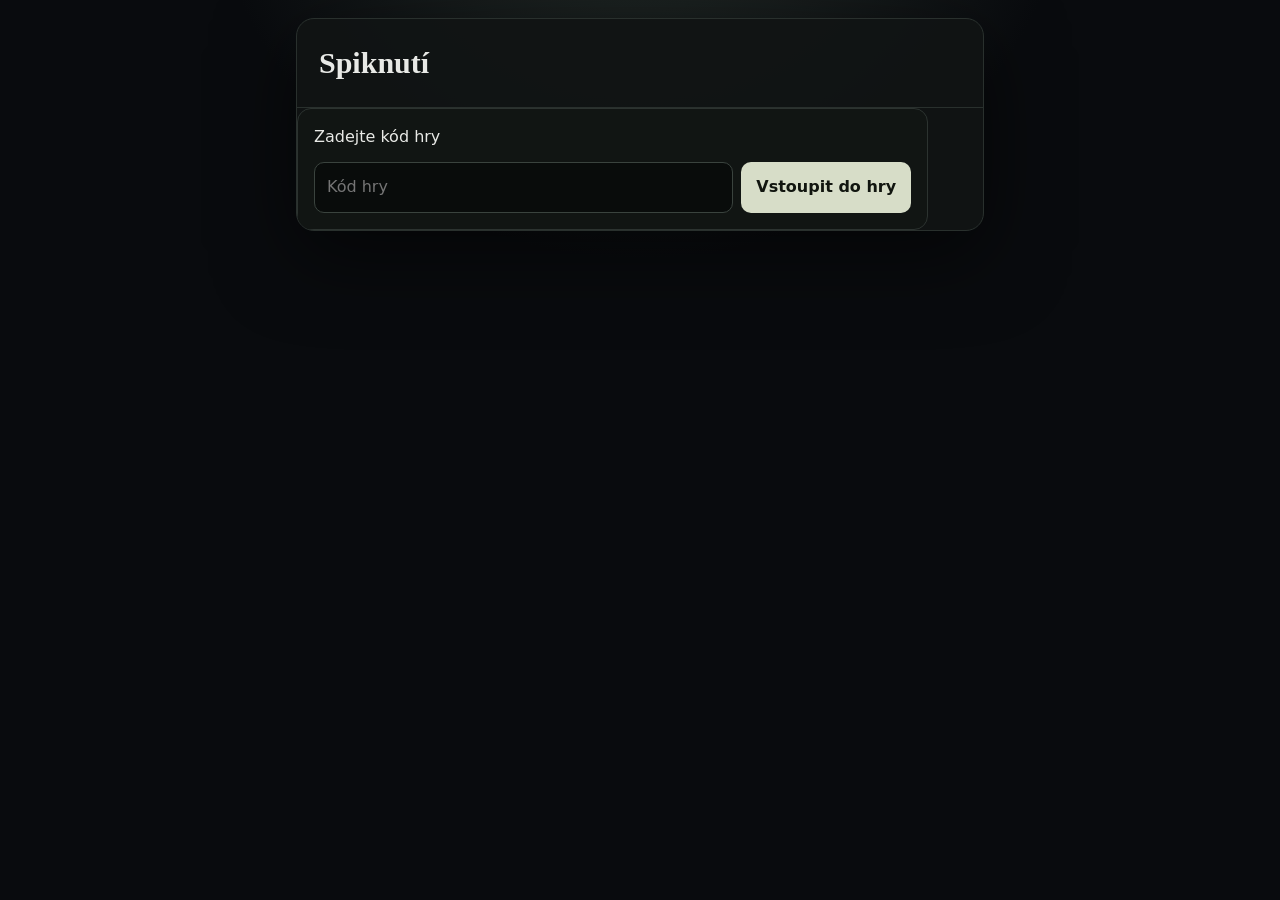
<file: index.html>
<!doctype html><html lang="cs"><head><meta charset="utf-8"><meta name="viewport" content="width=device-width,initial-scale=1,viewport-fit=cover"><meta name="theme-color" content="#0b0d10"><title>Spiknutí · Hidden Adventures</title><link rel="manifest" href="manifest.webmanifest"><link rel="stylesheet" href="styles.css?v=103"></head>
<body><main id="app"><section class="loading">Načítám hru…</section></main><script src="app-core.js?v=103" defer></script><script src="app-ui1.js?v=103" defer></script><script src="app-ui2.js?v=103" defer></script></body></html>
</file>
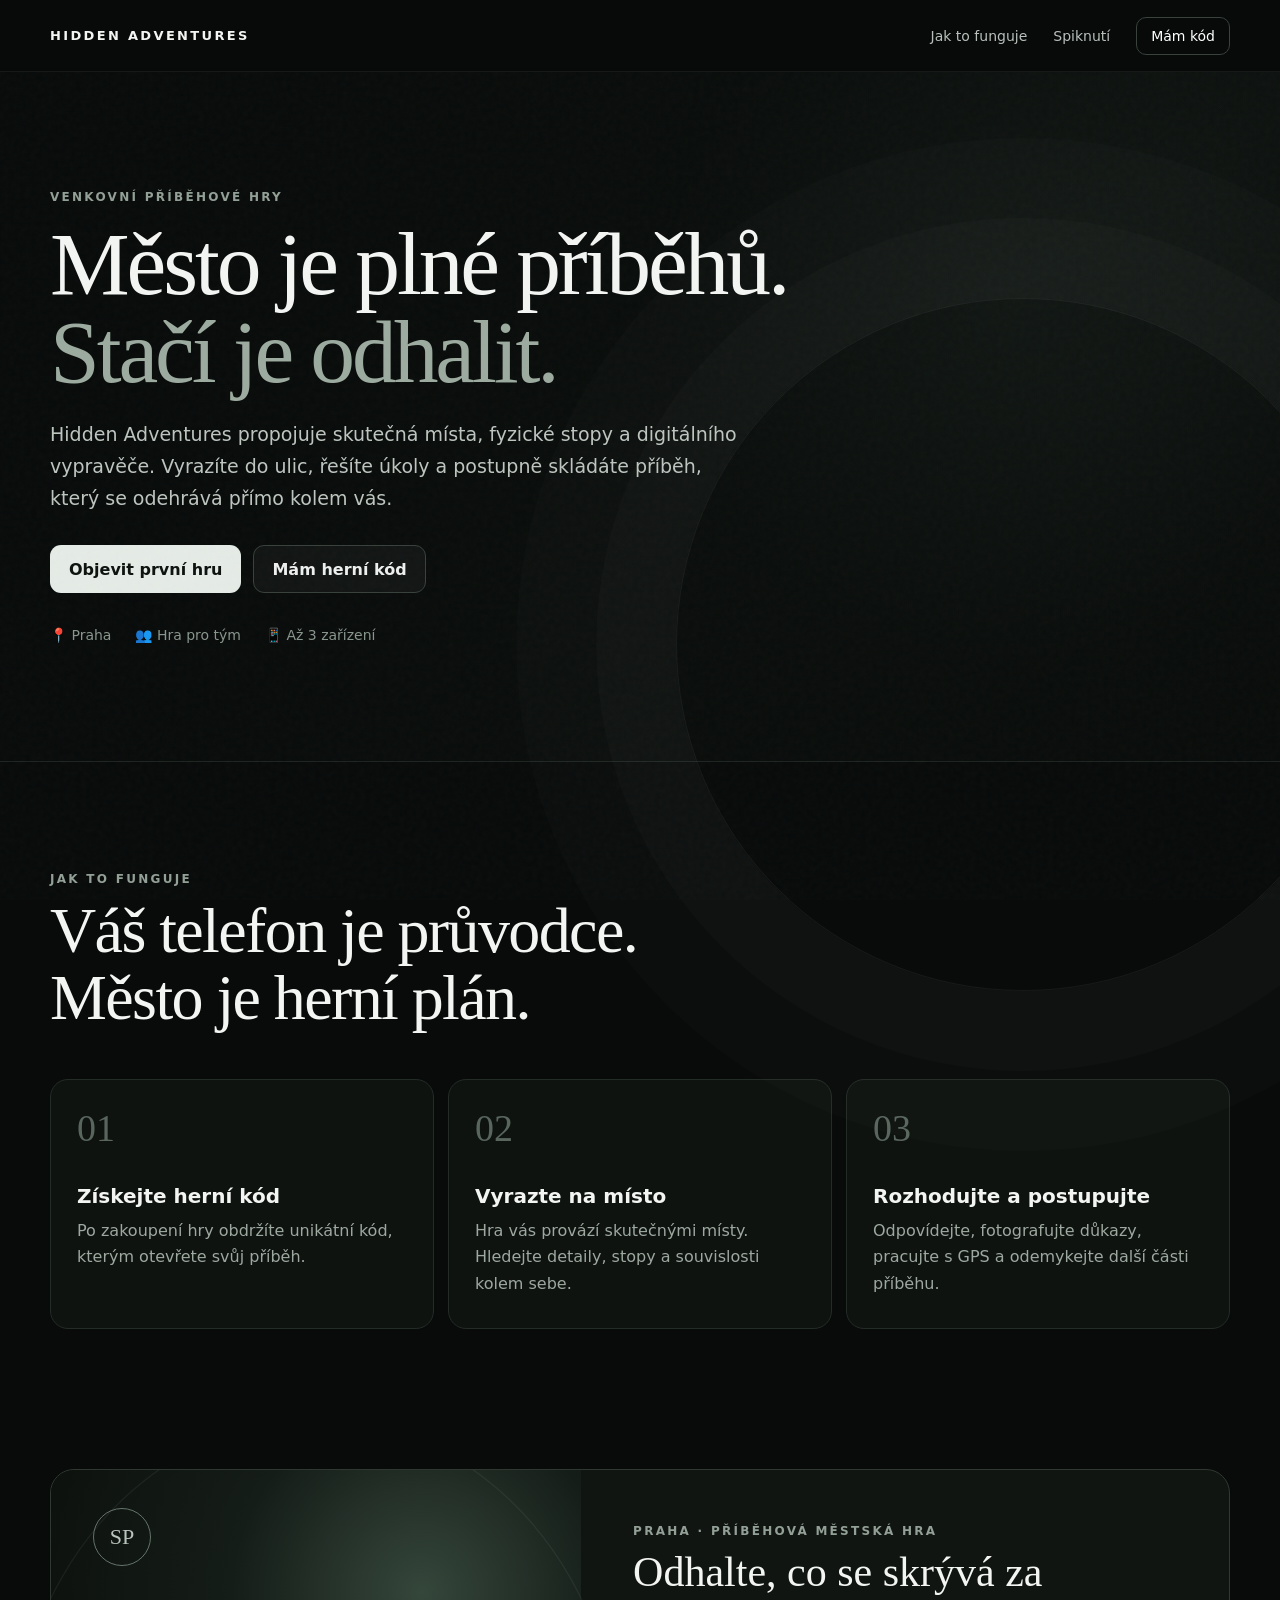
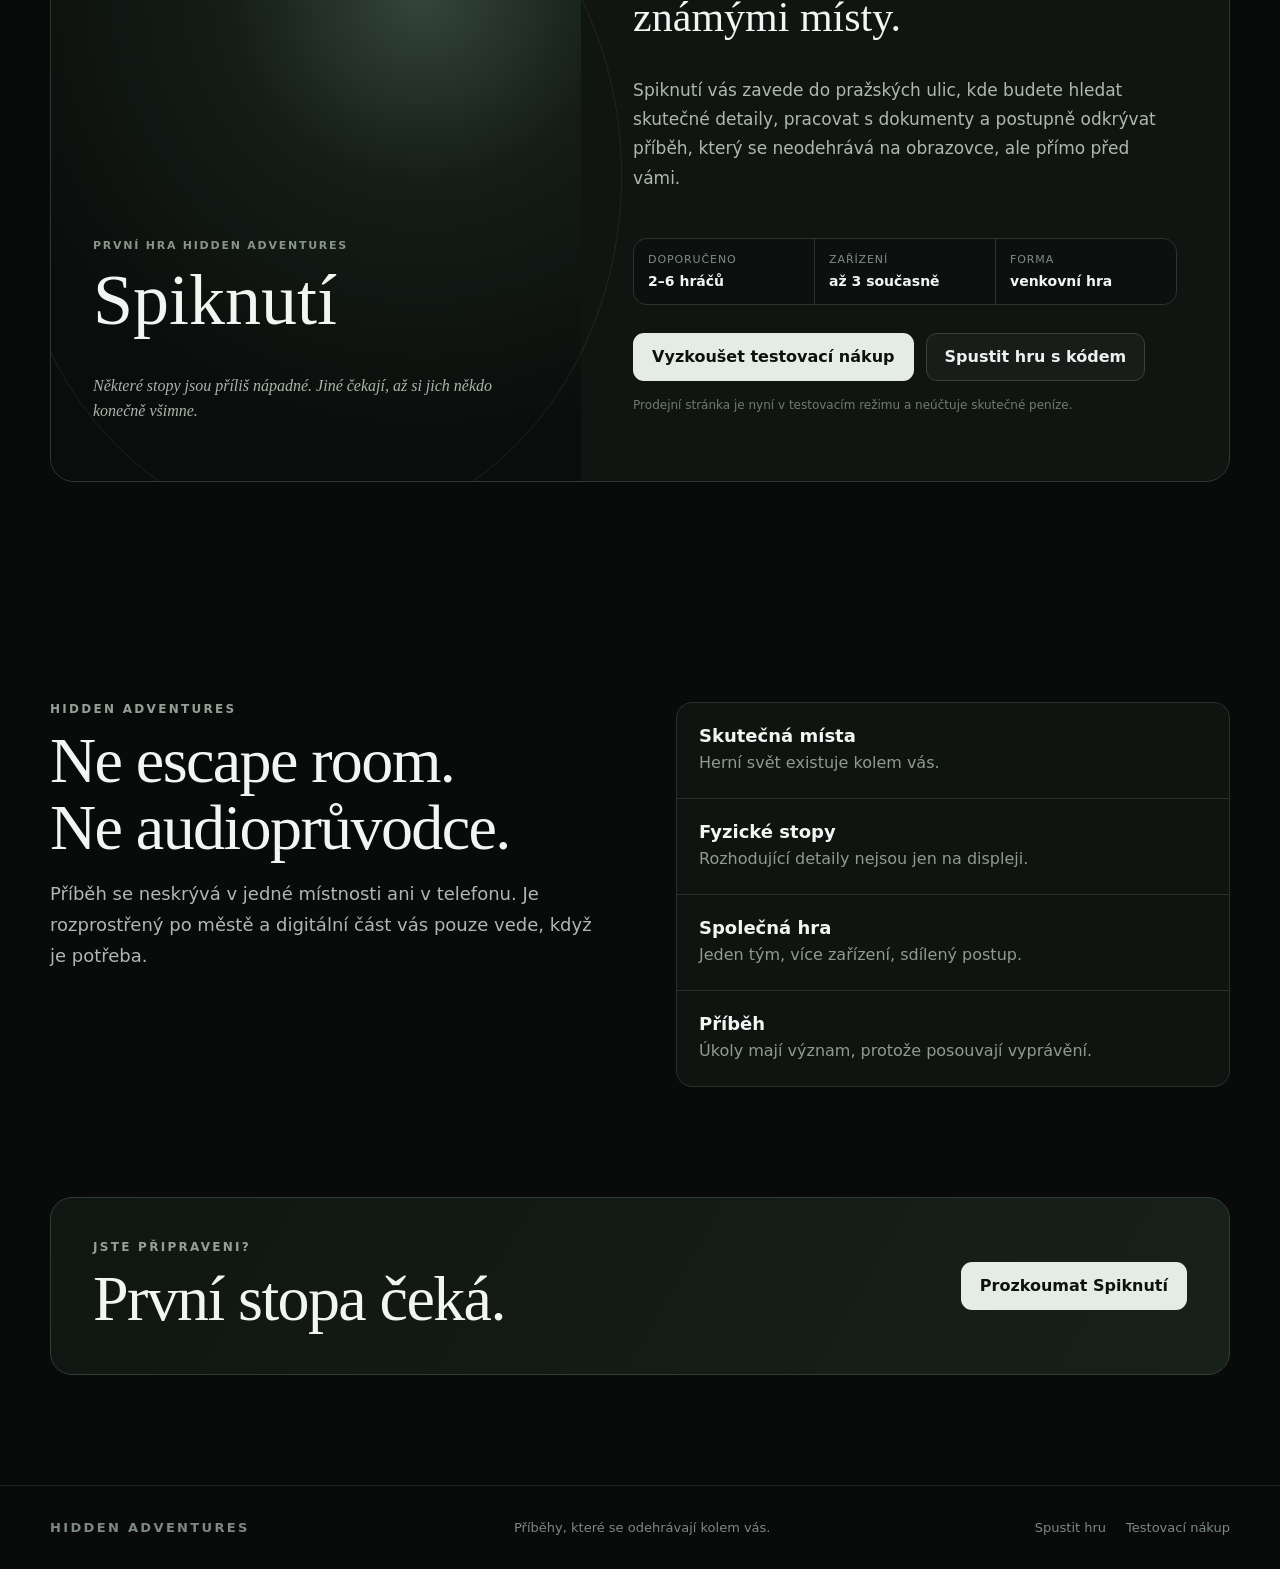
<file: home.html>
<!doctype html>
<html lang="cs">
<head>
  <meta charset="utf-8">
  <meta name="viewport" content="width=device-width,initial-scale=1">
  <meta name="theme-color" content="#0b0d10">
  <title>Hidden Adventures · Příběhy, které se odehrávají kolem vás</title>
  <meta name="description" content="Hidden Adventures jsou venkovní příběhové hry, ve kterých se město mění v herní plán. První hra: Spiknutí.">
  <link rel="stylesheet" href="home.css?v=1">
</head>
<body>
  <div class="noise"></div>

  <header class="siteHeader">
    <a class="brand" href="./home.html">HIDDEN ADVENTURES</a>
    <nav class="nav">
      <a href="#jak-to-funguje">Jak to funguje</a>
      <a href="#spiknuti">Spiknutí</a>
      <a class="navCta" href="./">Mám kód</a>
    </nav>
  </header>

  <main>
    <section class="hero">
      <div class="heroGlow"></div>
      <div class="heroInner">
        <div class="eyebrow">VENKOVNÍ PŘÍBĚHOVÉ HRY</div>
        <h1>Město je plné příběhů.<br><span>Stačí je odhalit.</span></h1>
        <p class="heroLead">
          Hidden Adventures propojuje skutečná místa, fyzické stopy a digitálního vypravěče.
          Vyrazíte do ulic, řešíte úkoly a postupně skládáte příběh, který se odehrává přímo kolem vás.
        </p>
        <div class="heroActions">
          <a class="btn primary" href="#spiknuti">Objevit první hru</a>
          <a class="btn secondary" href="./">Mám herní kód</a>
        </div>
        <div class="heroMeta">
          <span>📍 Praha</span>
          <span>👥 Hra pro tým</span>
          <span>📱 Až 3 zařízení</span>
        </div>
      </div>
    </section>

    <section class="section" id="jak-to-funguje">
      <div class="sectionHead">
        <div class="eyebrow">JAK TO FUNGUJE</div>
        <h2>Váš telefon je průvodce.<br>Město je herní plán.</h2>
      </div>

      <div class="steps">
        <article class="step">
          <div class="stepNo">01</div>
          <h3>Získejte herní kód</h3>
          <p>Po zakoupení hry obdržíte unikátní kód, kterým otevřete svůj příběh.</p>
        </article>
        <article class="step">
          <div class="stepNo">02</div>
          <h3>Vyrazte na místo</h3>
          <p>Hra vás provází skutečnými místy. Hledejte detaily, stopy a souvislosti kolem sebe.</p>
        </article>
        <article class="step">
          <div class="stepNo">03</div>
          <h3>Rozhodujte a postupujte</h3>
          <p>Odpovídejte, fotografujte důkazy, pracujte s GPS a odemykejte další části příběhu.</p>
        </article>
      </div>
    </section>

    <section class="gameSection" id="spiknuti">
      <div class="gameCard">
        <div class="gameVisual">
          <div class="seal">SP</div>
          <div class="gameTag">PRVNÍ HRA HIDDEN ADVENTURES</div>
          <h2>Spiknutí</h2>
          <p class="gameQuote">Některé stopy jsou příliš nápadné. Jiné čekají, až si jich někdo konečně všimne.</p>
        </div>
        <div class="gameInfo">
          <div class="eyebrow">PRAHA · PŘÍBĚHOVÁ MĚSTSKÁ HRA</div>
          <h3>Odhalte, co se skrývá za známými místy.</h3>
          <p>
            Spiknutí vás zavede do pražských ulic, kde budete hledat skutečné detaily,
            pracovat s dokumenty a postupně odkrývat příběh, který se neodehrává na obrazovce,
            ale přímo před vámi.
          </p>

          <div class="facts">
            <div><span>Doporučeno</span><strong>2–6 hráčů</strong></div>
            <div><span>Zařízení</span><strong>až 3 současně</strong></div>
            <div><span>Forma</span><strong>venkovní hra</strong></div>
          </div>

          <div class="gameActions">
            <a class="btn primary" href="./purchase.html">Vyzkoušet testovací nákup</a>
            <a class="btn secondary" href="./">Spustit hru s kódem</a>
          </div>
          <p class="testNote">Prodejní stránka je nyní v testovacím režimu a neúčtuje skutečné peníze.</p>
        </div>
      </div>
    </section>

    <section class="section why">
      <div class="sectionHead">
        <div class="eyebrow">HIDDEN ADVENTURES</div>
        <h2>Ne escape room.<br>Ne audioprůvodce.</h2>
        <p>
          Příběh se neskrývá v jedné místnosti ani v telefonu. Je rozprostřený po městě
          a digitální část vás pouze vede, když je potřeba.
        </p>
      </div>
      <div class="principles">
        <div><strong>Skutečná místa</strong><span>Herní svět existuje kolem vás.</span></div>
        <div><strong>Fyzické stopy</strong><span>Rozhodující detaily nejsou jen na displeji.</span></div>
        <div><strong>Společná hra</strong><span>Jeden tým, více zařízení, sdílený postup.</span></div>
        <div><strong>Příběh</strong><span>Úkoly mají význam, protože posouvají vyprávění.</span></div>
      </div>
    </section>

    <section class="finalCta">
      <div>
        <div class="eyebrow">JSTE PŘIPRAVENI?</div>
        <h2>První stopa čeká.</h2>
      </div>
      <a class="btn primary" href="#spiknuti">Prozkoumat Spiknutí</a>
    </section>
  </main>

  <footer class="footer">
    <div class="brand">HIDDEN ADVENTURES</div>
    <div class="footerText">Příběhy, které se odehrávají kolem vás.</div>
    <div class="footerLinks">
      <a href="./">Spustit hru</a>
      <a href="./purchase.html">Testovací nákup</a>
    </div>
  </footer>
</body>
</html>
</file>
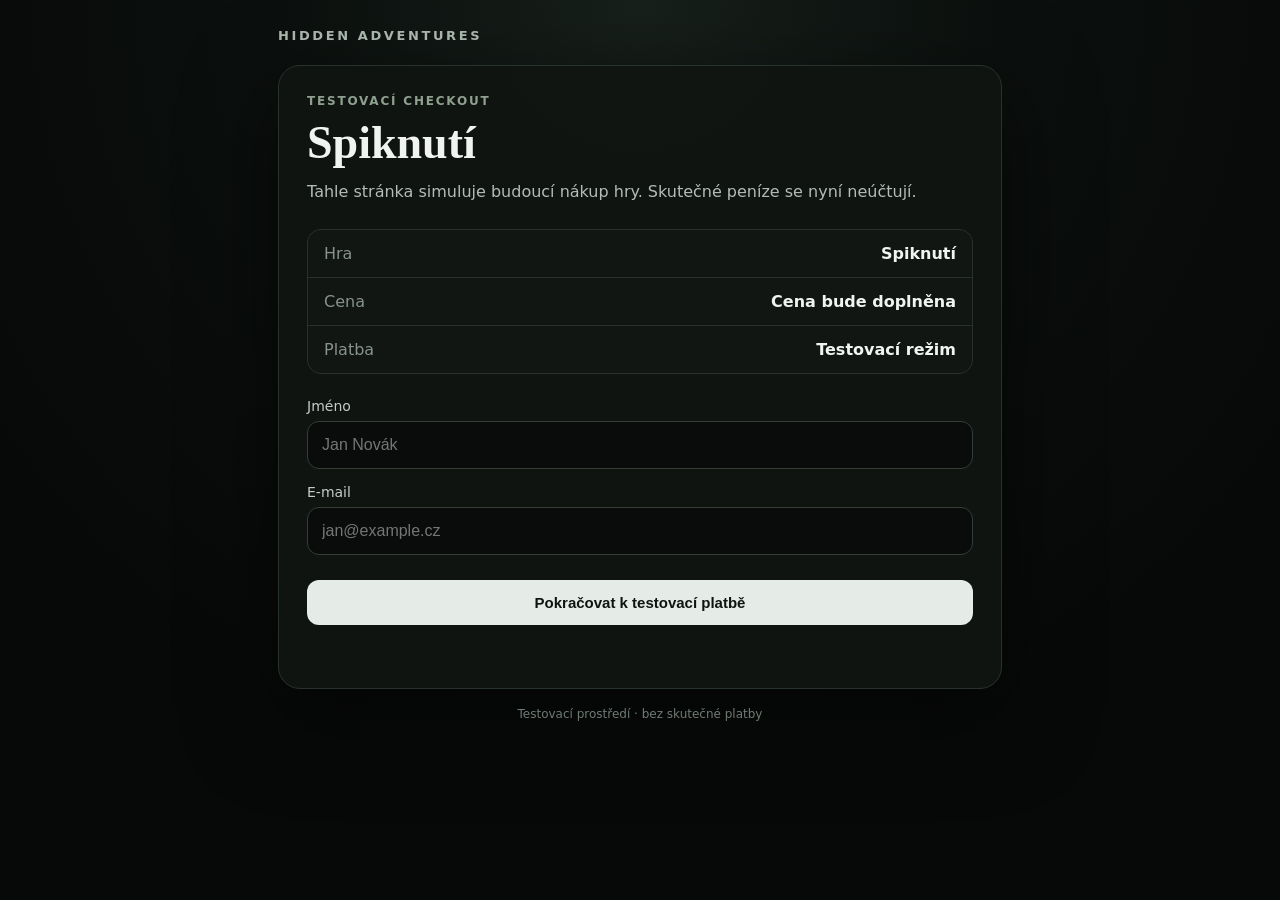
<file: purchase.html>
<!doctype html>
<html lang="cs">
<head>
  <meta charset="utf-8">
  <meta name="viewport" content="width=device-width,initial-scale=1">
  <meta name="theme-color" content="#0b0d10">
  <title>Spiknutí · Testovací objednávka</title>
  <link rel="stylesheet" href="purchase.css?v=1">
</head>
<body>
<main class="wrap">
  <header class="brand">HIDDEN ADVENTURES</header>
  <section class="card">
    <div class="eyebrow">TESTOVACÍ CHECKOUT</div>
    <h1>Spiknutí</h1>
    <p class="lead">Tahle stránka simuluje budoucí nákup hry. Skutečné peníze se nyní neúčtují.</p>

    <div class="summary">
      <div><span>Hra</span><strong>Spiknutí</strong></div>
      <div><span>Cena</span><strong>Cena bude doplněna</strong></div>
      <div><span>Platba</span><strong>Testovací režim</strong></div>
    </div>

    <form id="orderForm">
      <label>Jméno
        <input id="name" name="name" autocomplete="name" placeholder="Jan Novák">
      </label>
      <label>E-mail
        <input id="email" name="email" type="email" autocomplete="email" required placeholder="jan@example.cz">
      </label>
      <button class="btn primary" type="submit">Pokračovat k testovací platbě</button>
      <div id="error" class="error" aria-live="polite"></div>
    </form>

    <section id="payment" class="hidden">
      <div class="notice">Objednávka byla vytvořena. V ostrém provozu by teď následovala platební brána.</div>
      <button id="simulatePayment" class="btn primary" type="button">Simulovat úspěšnou platbu</button>
      <button id="back" class="btn secondary" type="button">Změnit údaje</button>
    </section>

    <section id="success" class="hidden success">
      <div class="eyebrow">PLATBA POTVRZENA</div>
      <h2>Herní kód je připraven</h2>
      <p>V ostrém provozu se stejný kód zobrazí tady a současně odešle zákazníkovi e-mailem.</p>
      <div class="code" id="licenseCode"></div>
      <button id="copyCode" class="btn secondary" type="button">Zkopírovat kód</button>
      <a class="btn primary linkbtn" href="./">Přejít do hry</a>
    </section>
  </section>
  <footer>Testovací prostředí · bez skutečné platby</footer>
</main>
<script src="purchase.js?v=1" defer></script>
</body>
</html>
</file>
<file: styles.css>
*{box-sizing:border-box}body{margin:0;background:#090b0e;color:#e8e9e6;font-family:Inter,ui-sans-serif,system-ui,-apple-system,sans-serif;min-height:100vh;background-image:radial-gradient(circle at 50% -20%,#27302c 0,transparent 35%)}button,input{font:inherit}.shell{max-width:720px;margin:auto;min-height:100vh;padding:18px 16px 90px}.top{display:flex;justify-content:space-between;align-items:center;margin-bottom:22px}.brand{letter-spacing:.18em;font-size:11px;color:#a6ad9d}.progress{font-size:12px;color:#7f887a}.case{border:1px solid #29302d;background:rgba(17,20,20,.92);box-shadow:0 24px 80px #0008;border-radius:18px;overflow:hidden}.casehead{padding:22px;border-bottom:1px solid #29302d}.casehead h1{font-family:Georgia,serif;font-size:30px;margin:5px 0}.stage{color:#b7bda9;font-size:13px}.feed{padding:18px;display:grid;gap:14px}.block{border:1px solid #2c3330;background:#111513;border-radius:14px;padding:16px;line-height:1.55}.narrator{border-left:3px solid #a5ad8f}.label{font-size:10px;letter-spacing:.16em;color:#8f9888;margin-bottom:8px;text-transform:uppercase}.text{white-space:pre-wrap}.answer{display:flex;gap:8px;margin-top:12px}.answer input{flex:1;background:#090c0b;border:1px solid #3a433e;color:#fff;border-radius:10px;padding:12px}.btn{background:#d7ddc8;color:#11150f;border:0;border-radius:10px;padding:12px 15px;font-weight:700;cursor:pointer}.btn.secondary{background:#1c221f;color:#d8ddd4;border:1px solid #39413c}.choices{display:grid;gap:8px;margin-top:12px}.choice{text-align:left}.ok{border-color:#55705c;background:#142019}.bad{animation:shake .22s}.nav{display:flex;justify-content:space-between;gap:10px;padding:18px;border-top:1px solid #29302d}.muted{color:#8e958c;font-size:13px}.photo{display:grid;gap:10px}.gps{display:grid;gap:10px}.doc{font-family:Georgia,serif;background:#e4dfce;color:#28271f;padding:18px;border-radius:4px;transform:rotate(-.25deg)}.placeholder{border:1px dashed #4a514d;padding:18px;border-radius:10px;color:#8e958c}.error{max-width:620px;margin:80px auto;padding:20px;color:#ffc0c0}@keyframes shake{50%{transform:translateX(5px)}}@media(max-width:520px){.answer{flex-direction:column}.casehead h1{font-size:27px}}
.chat{padding-bottom:24px}.bubble{max-width:92%;border:1px solid #2c3330;background:#111513;border-radius:14px 14px 14px 4px;padding:16px;line-height:1.55}
.bubble.narrator{border-left:3px solid #a5ad8f}.bubble.instruction{margin-left:auto;background:#171b19;border-radius:14px 14px 4px 14px}
.reveal{opacity:0;transform:translateY(8px);transition:.28s ease}.reveal.shown{opacity:1;transform:none}.continuebar{padding:0 18px 18px;display:flex;justify-content:flex-end}
.hidden{display:none!important}.selected{outline:2px solid #8e9b82}.solved .bubble{border-color:#55705c}.media{max-width:100%;border-radius:10px}
.stage-separator{margin:34px 0 20px;display:flex;align-items:center;gap:14px;color:var(--muted,#a9ad9d);font-size:13px;letter-spacing:.16em;text-transform:uppercase}
.stage-separator:before,.stage-separator:after{content:"";height:1px;background:rgba(180,190,170,.22);flex:1}
.quizq{padding:18px 0;border-bottom:1px solid rgba(180,190,170,.16)}
.quizq:last-child{border-bottom:0}.quizq .choices{margin-top:12px;display:flex;flex-wrap:wrap;gap:9px}
.quizopt.bad{outline:1px solid #a66}
.courtyard-media{display:block;max-width:720px;width:100%;height:auto;margin:0 auto;border-radius:12px}
.sync-notice{position:fixed;left:50%;bottom:22px;transform:translate(-50%,20px);background:#20251f;color:#eef0e7;border:1px solid rgba(255,255,255,.14);padding:10px 14px;border-radius:999px;font-size:13px;opacity:0;pointer-events:none;transition:.2s;z-index:9999;box-shadow:0 8px 28px rgba(0,0,0,.28)}
.sync-notice.show{opacity:1;transform:translate(-50%,0)}
.photoPreview{margin-top:10px}.photo-thumb{max-height:260px;object-fit:cover}.photoPick.disabled{opacity:.55;pointer-events:none}.gps .result,.photo .result{margin-top:10px}
/* v0.7 hints + sorting */
.hintbox{margin-top:14px;padding-top:12px;border-top:1px solid rgba(180,190,170,.14)}
.hintList{display:grid;gap:8px;margin-top:10px}
.hintItem{background:#1a201d;border-left:3px solid #8d967e;border-radius:8px;padding:10px 12px;color:#d6dbd0;font-size:14px}
.sortList{display:grid;gap:8px;margin:14px 0}
.sortRow{display:grid;grid-template-columns:28px 1fr auto;align-items:center;gap:8px;background:#0c100e;border:1px solid #343d38;border-radius:10px;padding:9px 10px}
.sortHandle{color:#758078;font-size:18px}
.sortText{font-weight:650;letter-spacing:.02em}
.sortMoves{display:flex;gap:5px}
.sortMoves button{width:34px;height:34px;border-radius:8px;border:1px solid #465049;background:#1b211e;color:#e8ebe4;font-size:18px;line-height:1;cursor:pointer}
.sortingNote{margin:8px 0 12px}

.topActions{display:flex;align-items:center;gap:10px}
.exitGameBtn{background:transparent;color:#9aa29a;border:1px solid #333c37;border-radius:8px;padding:7px 10px;font-size:12px;cursor:pointer}
.exitGameBtn:hover{color:#eef1ea;border-color:#59645d}
@media(max-width:520px){.topActions{gap:7px}.exitGameBtn{padding:6px 8px;font-size:11px}}

/* v0.8 archive */
.archiveBtn{background:#1b211e;color:#d9ded5;border:1px solid #39423c;border-radius:8px;padding:7px 10px;font-size:12px;cursor:pointer}
.archiveBtn:hover{border-color:#667168;color:#fff}
.archiveOverlay{position:fixed;inset:0;background:rgba(0,0,0,.72);backdrop-filter:blur(5px);z-index:10000;display:flex;justify-content:center;align-items:flex-end;padding:16px}
.archivePanel{width:min(720px,100%);max-height:88vh;background:#0f1311;border:1px solid #333b37;border-radius:20px;box-shadow:0 28px 90px #000b;overflow:hidden;display:flex;flex-direction:column}
.archiveHead{display:flex;justify-content:space-between;align-items:center;padding:18px 20px 12px;border-bottom:1px solid #29312d}
.archiveHead h2{font-family:Georgia,serif;font-size:28px;margin:2px 0 0}.archiveKicker{font-size:10px;letter-spacing:.18em;color:#8d968b}
.archiveClose{background:transparent;border:0;color:#bdc5bc;font-size:30px;line-height:1;cursor:pointer;padding:4px 7px}
.archiveTabs{display:grid;grid-template-columns:1fr 1fr;gap:8px;padding:12px 16px 0}
.archiveTab{border:1px solid #303833;background:#141916;color:#9da69e;border-radius:9px;padding:10px;cursor:pointer;font-weight:650}
.archiveTab span{opacity:.7}.archiveTab.active{background:#d7ddc8;color:#10140f;border-color:#d7ddc8}
.archiveBody{padding:14px 16px 22px;overflow:auto}
.archiveSection{display:grid;gap:12px}.archiveCard{border:1px solid #303833;background:#141816;border-radius:13px;padding:14px}
.archiveCardLabel{font-size:10px;letter-spacing:.15em;text-transform:uppercase;color:#8f988e;margin-bottom:9px}
.archiveDocText{white-space:pre-wrap;font-family:Georgia,serif;line-height:1.55;background:#ded9c9;color:#28271f;padding:14px;border-radius:4px}
.archiveEvidenceText{color:#c8cec6;line-height:1.5}.archiveEmpty{border:1px dashed #3a433e;border-radius:12px;padding:22px;text-align:center;color:#858e87}
.evidenceMedia{margin-top:12px}.archivePhoto{display:block;width:100%;max-height:55vh;object-fit:contain;border-radius:10px;background:#080a09}
@media(min-width:700px){.archiveOverlay{align-items:center}.archivePanel{max-height:82vh}}
@media(max-width:520px){.archiveBtn,.exitGameBtn{padding:6px 7px;font-size:11px}.topActions{gap:5px}}

/* v0.9.1 exit/restart */
.exitPanel{width:min(520px,100%);background:#0f1311;border:1px solid #333b37;border-radius:18px;padding:22px;box-shadow:0 28px 90px #000b}
.exitPanel h2{font-family:Georgia,serif;font-size:28px;margin:0 0 10px}.exitPanel p{color:#aab2aa;line-height:1.55;margin:0 0 18px}
.exitChoices{display:grid;gap:10px}.btn.danger{background:#7e2f2f;color:#fff}.btn.ghost{background:transparent;color:#abb4ac;border:1px solid #303833}
</file>
<file: home.css>
:root{
  color-scheme:dark;
  --bg:#080b0a;--panel:#111613;--line:#2b332e;--muted:#aeb7b1;--soft:#77847b;
  --text:#f3f5f3;--accent:#e5ebe6;--accentText:#0d120f;
  font-family:Inter,ui-sans-serif,system-ui,-apple-system,BlinkMacSystemFont,"Segoe UI",sans-serif
}
*{box-sizing:border-box}html{scroll-behavior:smooth}body{margin:0;background:#080b0a;color:var(--text);min-height:100vh;overflow-x:hidden}
a{color:inherit}.noise{position:fixed;inset:0;pointer-events:none;opacity:.04;z-index:10;background-image:url("data:image/svg+xml,%3Csvg viewBox='0 0 180 180' xmlns='http://www.w3.org/2000/svg'%3E%3Cfilter id='n'%3E%3CfeTurbulence type='fractalNoise' baseFrequency='.9' numOctaves='2' stitchTiles='stitch'/%3E%3C/filter%3E%3Crect width='100%25' height='100%25' filter='url(%23n)' opacity='.65'/%3E%3C/svg%3E")}
.siteHeader{position:sticky;top:0;z-index:20;height:72px;padding:0 max(22px,calc((100vw - 1180px)/2));display:flex;align-items:center;justify-content:space-between;background:rgba(8,11,10,.78);backdrop-filter:blur(16px);border-bottom:1px solid rgba(255,255,255,.06)}
.brand{font-weight:900;letter-spacing:.18em;font-size:13px;text-decoration:none}.nav{display:flex;align-items:center;gap:26px}.nav a{font-size:14px;color:#b9c0bb;text-decoration:none}.nav a:hover{color:#fff}.navCta{border:1px solid #39423c;border-radius:10px;padding:10px 14px;color:#fff!important}
.hero{position:relative;min-height:690px;display:flex;align-items:center;border-bottom:1px solid #1e2521;background:
linear-gradient(90deg,rgba(8,11,10,.96) 10%,rgba(8,11,10,.82) 55%,rgba(8,11,10,.62)),
radial-gradient(circle at 78% 35%,rgba(82,103,89,.32),transparent 32%),
linear-gradient(145deg,#0b100d,#171e19 58%,#0a0d0b)}
.hero:after{content:"";position:absolute;right:-7vw;bottom:-18vw;width:54vw;height:54vw;border:1px solid rgba(255,255,255,.06);border-radius:50%;box-shadow:0 0 0 80px rgba(255,255,255,.015),0 0 0 160px rgba(255,255,255,.01)}
.heroInner{position:relative;z-index:2;width:min(1180px,calc(100% - 44px));margin:0 auto;padding:86px 0}.eyebrow{font-size:12px;letter-spacing:.19em;font-weight:900;color:#93a097}.hero h1{font-family:Georgia,serif;font-weight:500;font-size:clamp(54px,7vw,92px);line-height:.98;letter-spacing:-.035em;margin:16px 0 24px;max-width:930px}.hero h1 span{color:#9cab9f}
.heroLead{max-width:700px;font-size:19px;line-height:1.68;color:#bec6c0;margin:0 0 30px}.heroActions,.gameActions{display:flex;gap:12px;flex-wrap:wrap}.btn{display:inline-flex;justify-content:center;align-items:center;min-height:48px;padding:0 18px;border-radius:11px;font-weight:850;text-decoration:none;border:1px solid transparent;transition:.18s ease}.btn:hover{transform:translateY(-1px)}.primary{background:var(--accent);color:var(--accentText)}.secondary{background:rgba(255,255,255,.035);border-color:#38413b;color:#edf0ee}
.heroMeta{display:flex;gap:24px;flex-wrap:wrap;margin-top:34px;color:#89968d;font-size:14px}
.section{width:min(1180px,calc(100% - 44px));margin:0 auto;padding:110px 0}.sectionHead{max-width:760px}.sectionHead h2,.finalCta h2{font-family:Georgia,serif;font-size:clamp(42px,5vw,66px);font-weight:500;line-height:1.04;letter-spacing:-.025em;margin:12px 0 18px}.sectionHead p{font-size:18px;line-height:1.7;color:#aeb8b1}
.steps{display:grid;grid-template-columns:repeat(3,1fr);gap:14px;margin-top:48px}.step{background:#0e1310;border:1px solid #242c27;border-radius:18px;padding:26px;min-height:250px}.stepNo{font-family:Georgia,serif;font-size:38px;color:#59665e;margin-bottom:34px}.step h3{font-size:20px;margin:0 0 10px}.step p{margin:0;color:#9da8a0;line-height:1.65}
.gameSection{padding:30px 22px 110px}.gameCard{width:min(1180px,100%);margin:0 auto;display:grid;grid-template-columns:.9fr 1.1fr;border:1px solid #303832;border-radius:24px;overflow:hidden;background:#101512}.gameVisual{min-height:560px;padding:42px;display:flex;flex-direction:column;justify-content:flex-end;position:relative;background:radial-gradient(circle at 70% 20%,#35463b 0,#151d18 31%,#0a0d0b 75%)}
.gameVisual:before{content:"";position:absolute;inset:20px;border:1px solid rgba(255,255,255,.06);border-radius:50%;transform:scale(1.25)}.seal{position:absolute;top:38px;left:42px;width:58px;height:58px;border-radius:50%;border:1px solid #65746a;display:grid;place-items:center;font-family:Georgia,serif;font-size:22px;color:#bac4bd}
.gameTag{font-size:11px;letter-spacing:.16em;font-weight:900;color:#86948a;position:relative}.gameVisual h2{font-family:Georgia,serif;font-size:72px;font-weight:500;margin:7px 0 16px;position:relative}.gameQuote{font-family:Georgia,serif;font-style:italic;color:#aab5ad;line-height:1.55;max-width:430px;position:relative}
.gameInfo{padding:54px 52px;display:flex;flex-direction:column;justify-content:center}.gameInfo h3{font-family:Georgia,serif;font-size:42px;line-height:1.08;font-weight:500;margin:12px 0 18px}.gameInfo>p{color:#aeb8b1;line-height:1.72;font-size:17px}.facts{display:grid;grid-template-columns:repeat(3,1fr);gap:1px;background:#2c342f;border:1px solid #2c342f;border-radius:14px;overflow:hidden;margin:28px 0}.facts div{background:#0c100e;padding:14px}.facts span{display:block;font-size:11px;color:#7f8c83;text-transform:uppercase;letter-spacing:.08em;margin-bottom:5px}.facts strong{font-size:14px}.testNote{font-size:12px!important;color:#6f7b73!important;margin-top:14px!important}
.why{display:grid;grid-template-columns:1fr 1fr;gap:72px;align-items:start}.principles{display:grid;gap:1px;background:#29312c;border:1px solid #29312c;border-radius:16px;overflow:hidden}.principles div{background:#0f1411;padding:22px}.principles strong{display:block;font-size:18px;margin-bottom:5px}.principles span{color:#8e9a92;line-height:1.55}
.finalCta{width:min(1180px,calc(100% - 44px));margin:0 auto 110px;padding:42px;border:1px solid #323b35;border-radius:22px;background:linear-gradient(120deg,#101612,#182119);display:flex;align-items:center;justify-content:space-between;gap:30px}.finalCta h2{margin-bottom:0}
.footer{border-top:1px solid #1d241f;padding:34px max(22px,calc((100vw - 1180px)/2));display:flex;justify-content:space-between;gap:24px;color:#7d8981;font-size:13px}.footerLinks{display:flex;gap:20px}.footer a{text-decoration:none}
@media(max-width:860px){.nav a:not(.navCta){display:none}.hero{min-height:620px}.hero h1{font-size:56px}.steps{grid-template-columns:1fr}.step{min-height:unset}.gameCard{grid-template-columns:1fr}.gameVisual{min-height:430px}.why{grid-template-columns:1fr;gap:38px}.facts{grid-template-columns:1fr}.finalCta{align-items:flex-start;flex-direction:column}.footer{flex-direction:column}.gameInfo{padding:38px 28px}}
@media(max-width:560px){.siteHeader{height:64px}.brand{font-size:11px}.heroInner{width:min(100% - 30px,1180px);padding:68px 0}.hero h1{font-size:44px}.heroLead{font-size:17px}.heroActions .btn,.gameActions .btn{width:100%}.heroMeta{gap:13px}.section{width:min(100% - 30px,1180px);padding:82px 0}.sectionHead h2,.finalCta h2{font-size:38px}.gameSection{padding-left:15px;padding-right:15px}.gameVisual{padding:30px;min-height:390px}.gameVisual h2{font-size:56px}.seal{left:30px;top:30px}.gameInfo{padding:32px 22px}.gameInfo h3{font-size:34px}.finalCta{width:min(100% - 30px,1180px);padding:28px}.footer{padding-left:15px;padding-right:15px}}
</file>
<file: purchase.css>
:root{color-scheme:dark;font-family:Inter,ui-sans-serif,system-ui,-apple-system,BlinkMacSystemFont,"Segoe UI",sans-serif;background:#080b0a;color:#f1f3f1}
*{box-sizing:border-box}body{margin:0;min-height:100vh;background:radial-gradient(circle at 50% 0,#17201b 0,#0b0f0d 34%,#070908 72%)}
.wrap{max-width:760px;margin:0 auto;padding:28px 18px 48px}.brand{letter-spacing:.2em;font-weight:800;font-size:13px;color:#a8b4ac;margin:0 0 22px}
.card{background:rgba(16,21,18,.94);border:1px solid #29312c;border-radius:22px;padding:28px;box-shadow:0 26px 90px #0008}
.eyebrow{font-size:12px;letter-spacing:.15em;color:#8fa08f;font-weight:800}h1{font-family:Georgia,serif;font-size:46px;margin:8px 0 10px}h2{font-family:Georgia,serif;font-size:30px;margin:8px 0 10px}
.lead{color:#b3bcb6;line-height:1.6;margin:0 0 24px}.summary{display:grid;gap:1px;background:#2a312d;border:1px solid #2a312d;border-radius:14px;overflow:hidden;margin:0 0 24px}
.summary div{display:flex;justify-content:space-between;gap:20px;background:#111613;padding:14px 16px}.summary span{color:#87948c}.summary strong{text-align:right}
form{display:grid;gap:15px}label{display:grid;gap:7px;font-size:14px;color:#c5ccc7}input{width:100%;border:1px solid #343d37;background:#090c0a;color:#fff;border-radius:12px;padding:14px;font-size:16px;outline:none}input:focus{border-color:#718272}
.btn{display:block;width:100%;border:0;border-radius:12px;padding:14px 16px;font-size:15px;font-weight:800;cursor:pointer;text-align:center;text-decoration:none;margin-top:10px}.primary{background:#e5ebe6;color:#101411}.secondary{background:#202722;color:#e9eeea;border:1px solid #374139}.btn:disabled{opacity:.55;cursor:wait}
.error{color:#ff9a9a;min-height:20px;font-size:14px}.hidden{display:none!important}.notice{padding:16px;border-radius:12px;background:#151b17;border:1px solid #303932;color:#c5cec8;line-height:1.5}
.success{text-align:center}.success p{color:#adb7b0;line-height:1.55}.code{font-family:ui-monospace,SFMono-Regular,Menlo,monospace;font-weight:900;font-size:28px;letter-spacing:.08em;background:#080b09;border:1px solid #374139;border-radius:14px;padding:20px;margin:20px 0 8px;word-break:break-word}
footer{text-align:center;color:#707b74;font-size:12px;margin-top:18px}@media(max-width:560px){.card{padding:22px 18px}h1{font-size:38px}.summary div{display:grid;gap:4px}.summary strong{text-align:left}.code{font-size:23px}}
</file>
